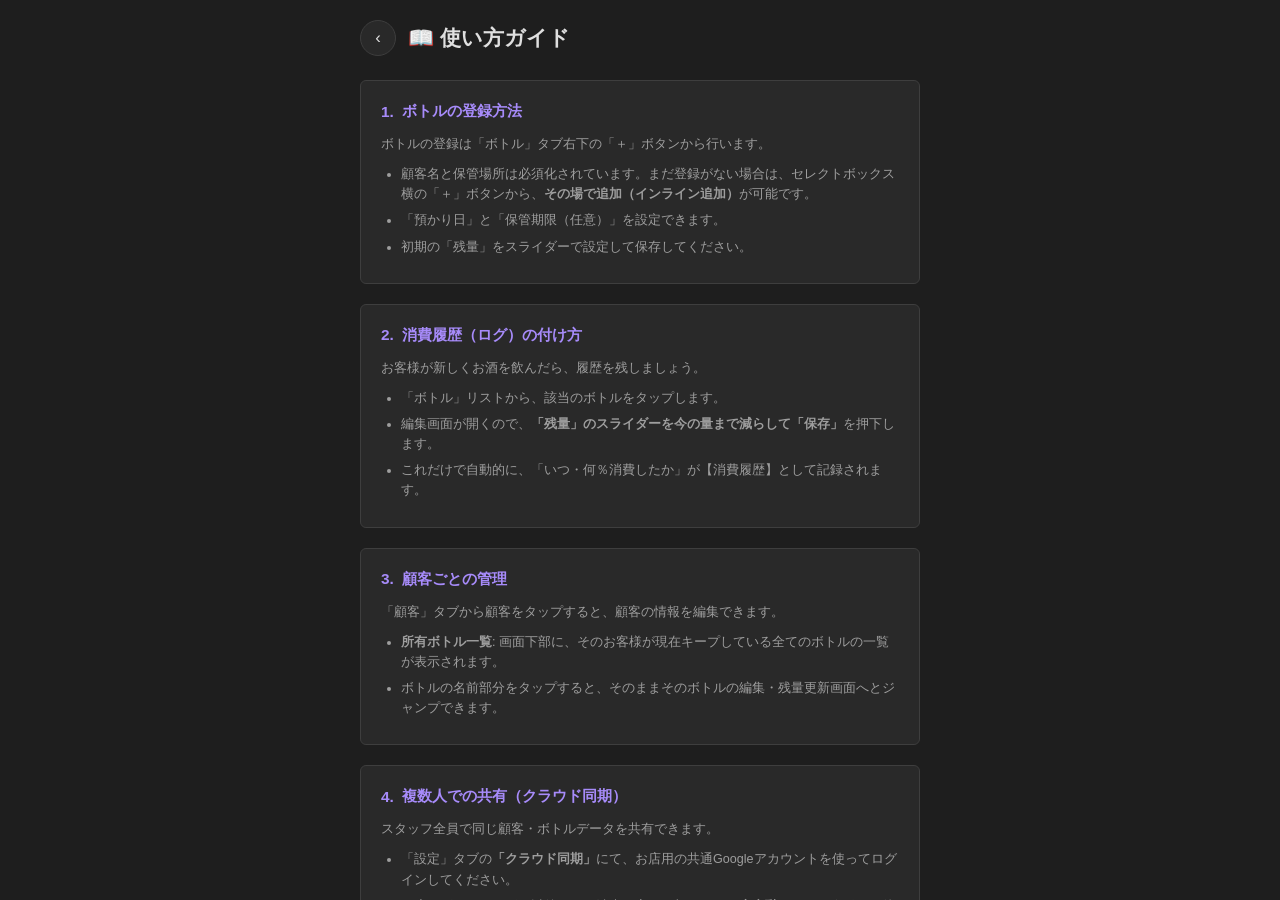
<file: guide.html>
<!DOCTYPE html>
<html lang="ja">

<head>
    <meta charset="UTF-8">
    <meta name="viewport" content="width=device-width, initial-scale=1.0, viewport-fit=cover, user-scalable=no">
    <title>使い方ガイド - ボトルキープ</title>
    <link rel="stylesheet" href="style.css?v=4">
    <style>
        .guide-container {
            padding: 20px;
            padding-top: max(20px, env(safe-area-inset-top));
            padding-bottom: max(40px, env(safe-area-inset-bottom));
            max-width: 600px;
            margin: 0 auto;
        }

        .guide-header {
            display: flex;
            align-items: center;
            margin-bottom: 24px;
            gap: 12px;
        }

        .back-btn {
            background: var(--bg-1);
            border: 1px solid var(--border-light);
            color: var(--c-text);
            width: 36px;
            height: 36px;
            border-radius: 50%;
            display: flex;
            align-items: center;
            justify-content: center;
            cursor: pointer;
            text-decoration: none;
            font-size: 1.2rem;
        }

        .guide-title {
            font-size: 1.5rem;
            font-weight: 700;
        }

        .step-block {
            background: var(--bg-1);
            border: 1px solid var(--border-light);
            border-radius: var(--r-md);
            padding: 20px;
            margin-bottom: 20px;
        }

        .step-title {
            font-size: 1.1rem;
            font-weight: 600;
            color: var(--c-purple-l);
            margin-bottom: 12px;
            display: flex;
            align-items: center;
            gap: 8px;
        }

        .step-text {
            font-size: 0.9rem;
            color: var(--c-sub);
            line-height: 1.6;
        }

        .step-text ul {
            margin-top: 10px;
            padding-left: 20px;
        }

        .step-text li {
            margin-bottom: 6px;
        }
    </style>
</head>

<body>
    <div class="app">
        <div class="page-container" style="overflow-y: auto;">
            <div class="guide-container">
                <div class="guide-header">
                    <a href="index.html" class="back-btn">‹</a>
                    <div class="guide-title">📖 使い方ガイド</div>
                </div>

                <div class="step-block">
                    <div class="step-title"><span>1.</span> ボトルの登録方法</div>
                    <div class="step-text">
                        ボトルの登録は「ボトル」タブ右下の「＋」ボタンから行います。
                        <ul>
                            <li>顧客名と保管場所は必須化されています。まだ登録がない場合は、セレクトボックス横の「＋」ボタンから、<b>その場で追加（インライン追加）</b>が可能です。</li>
                            <li>「預かり日」と「保管期限（任意）」を設定できます。</li>
                            <li>初期の「残量」をスライダーで設定して保存してください。</li>
                        </ul>
                    </div>
                </div>

                <div class="step-block">
                    <div class="step-title"><span>2.</span> 消費履歴（ログ）の付け方</div>
                    <div class="step-text">
                        お客様が新しくお酒を飲んだら、履歴を残しましょう。
                        <ul>
                            <li>「ボトル」リストから、該当のボトルをタップします。</li>
                            <li>編集画面が開くので、<b>「残量」のスライダーを今の量まで減らして「保存」</b>を押下します。</li>
                            <li>これだけで自動的に、「いつ・何％消費したか」が【消費履歴】として記録されます。</li>
                        </ul>
                    </div>
                </div>

                <div class="step-block">
                    <div class="step-title"><span>3.</span> 顧客ごとの管理</div>
                    <div class="step-text">
                        「顧客」タブから顧客をタップすると、顧客の情報を編集できます。
                        <ul>
                            <li><b>所有ボトル一覧</b>: 画面下部に、そのお客様が現在キープしている全てのボトルの一覧が表示されます。</li>
                            <li>ボトルの名前部分をタップすると、そのままそのボトルの編集・残量更新画面へとジャンプできます。</li>
                        </ul>
                    </div>
                </div>

                <div class="step-block">
                    <div class="step-title"><span>4.</span> 複数人での共有（クラウド同期）</div>
                    <div class="step-text">
                        スタッフ全員で同じ顧客・ボトルデータを共有できます。
                        <ul>
                            <li>「設定」タブの<b>「クラウド同期」</b>にて、お店用の共通Googleアカウントを使ってログインしてください。</li>
                            <li>一度ログインすれば、以後はどの端末で変更を加えても、<b>全自動・リアルタイム</b>で他のスタッフの端末にもデータが反映されます。リロードの必要はありません。</li>
                            <li>ネットが繋がらない場所でも一時的に保存され、ネット復帰時に自動で同期されます。</li>
                        </ul>
                    </div>
                </div>

            </div>
        </div>
    </div>
</body>

</html>
</file>
<file: style.css>
/* ===== Design Tokens (Final Cut Pro Style) ===== */
:root {
    --bg-0: #1e1e1e;
    --bg-1: #292929;
    --bg-2: #383838;
    --bg-card: #2d2d2d;
    --bg-glass: rgba(255, 255, 255, 0.05);
    --bg-input: #151515;
    --bg-modal: rgba(0, 0, 0, 0.7);

    --c-text: #dfdfdf;
    --c-sub: #9e9e9e;
    --c-muted: #666666;

    --c-purple: #8b63f6;
    --c-purple-l: #a78bfa;
    --c-pink: #ef4444;
    --c-blue: #007aff;
    --c-orange: #f59e0b;
    --c-green: #10b981;
    --c-red: #ef4444;

    --g-purple: #8b63f6;
    --g-pink: #ef4444;
    --g-blue: #007aff;
    --g-orange: #f59e0b;

    --border: #111111;
    --border-light: #3e3e3e;
    --border-focus: #007aff;

    --r-sm: 4px;
    --r-md: 6px;
    --r-lg: 8px;

    --shadow: 0 4px 12px rgba(0, 0, 0, 0.5);
    --glow: none;

    --tab-h: 52px;
    --safe-b: env(safe-area-inset-bottom, 0px);

    --font: -apple-system, BlinkMacSystemFont, "SF Pro Text", "Helvetica Neue", sans-serif;
    --ease: cubic-bezier(0.25, 0.1, 0.25, 1);
}

/* ===== Reset ===== */
*,
*::before,
*::after {
    margin: 0;
    padding: 0;
    box-sizing: border-box;
}

html {
    font-size: 14px;
    -webkit-text-size-adjust: 100%;
}

body {
    font-family: var(--font);
    background: var(--bg-0);
    color: var(--c-text);
    min-height: 100vh;
    min-height: 100dvh;
    overflow: hidden;
    -webkit-tap-highlight-color: transparent;
    -webkit-font-smoothing: antialiased;
}

body::before {
    content: '';
    position: fixed;
    inset: 0;
    background: var(--bg-0);
    z-index: 0;
}

/* ===== Scrollbar ===== */
::-webkit-scrollbar {
    width: 4px;
}

::-webkit-scrollbar-track {
    background: transparent;
}

::-webkit-scrollbar-thumb {
    background: rgba(124, 92, 252, 0.25);
    border-radius: 2px;
}

/* ===== App Shell ===== */
.app {
    position: relative;
    width: 100%;
    height: 100vh;
    height: 100dvh;
    display: flex;
    flex-direction: column;
    z-index: 1;
}

/* ===== Tab Bar (Bottom Navigation) ===== */
.tab-bar {
    position: fixed;
    bottom: 0;
    left: 0;
    right: 0;
    height: calc(var(--tab-h) + var(--safe-b));
    padding-bottom: var(--safe-b);
    background: #222222;
    border-top: 1px solid var(--border);
    display: flex;
    z-index: 100;
}

.tab {
    flex: 1;
    display: flex;
    flex-direction: column;
    align-items: center;
    justify-content: center;
    gap: 3px;
    background: none;
    border: none;
    color: var(--c-muted);
    font-size: 0.68rem;
    font-family: var(--font);
    cursor: pointer;
    transition: color 0.2s var(--ease);
    padding: 6px 0;
    position: relative;
    -webkit-tap-highlight-color: transparent;
}

.tab-icon {
    font-size: 1.3rem;
    transition: transform 0.2s var(--ease);
}

.tab-label {
    font-weight: 500;
    letter-spacing: 0.3px;
}

.tab.active {
    color: var(--c-purple);
}

.tab.active .tab-icon {
    transform: scale(1.1);
}

/* ===== Page Container ===== */
.page-container {
    flex: 1;
    overflow: hidden;
    position: relative;
}

.page {
    display: none;
    position: absolute;
    inset: 0;
    overflow-y: auto;
    overflow-x: hidden;
    -webkit-overflow-scrolling: touch;
    padding: 0 16px calc(var(--tab-h) + var(--safe-b) + 16px) 16px;
}

.page.active {
    display: block;
    animation: pageIn 0.25s var(--ease);
}

@keyframes pageIn {
    from {
        opacity: 0;
        transform: translateY(8px);
    }

    to {
        opacity: 1;
        transform: translateY(0);
    }
}

/* ===== Page Top ===== */
.page-top {
    position: sticky;
    top: 0;
    z-index: 10;
    padding: 16px 0 12px;
    background: var(--bg-0);
    border-bottom: 1px solid var(--border);
    margin-bottom: 16px;
    display: flex;
    align-items: center;
    justify-content: space-between;
}

.page-top h1 {
    font-size: 2.1rem;
    font-weight: 700;
    letter-spacing: 0.5px;
    margin: 4px 0 4px 0;
}

.date-display {
    font-size: 0.78rem;
    color: var(--c-sub);
    white-space: nowrap;
}

/* ===== Stats Row ===== */
.stats-row {
    display: grid;
    grid-template-columns: repeat(4, 1fr);
    gap: 10px;
    margin-bottom: 20px;
}

.stat {
    display: flex;
    flex-direction: column;
    align-items: center;
    padding: 14px 8px;
    background: var(--bg-1);
    border-radius: var(--r-md);
    position: relative;
    overflow: hidden;
}

.stat::before {
    content: '';
    position: absolute;
    top: 0;
    left: 0;
    right: 0;
    height: 2px;
}

.stat-purple::before {
    background: var(--g-purple);
}

.stat-pink::before {
    background: var(--g-pink);
}

.stat-blue::before {
    background: var(--g-blue);
}

.stat-orange::before {
    background: var(--g-orange);
}

.stat-num {
    font-size: 1.6rem;
    font-weight: 700;
    line-height: 1;
}

.stat-purple .stat-num {
    color: var(--c-purple-l);
}

.stat-pink .stat-num {
    color: var(--c-pink);
}

.stat-blue .stat-num {
    color: var(--c-blue);
}

.stat-orange .stat-num {
    color: var(--c-orange);
}

.stat-lbl {
    font-size: 0.7rem;
    color: var(--c-sub);
    margin-top: 4px;
}

/* ===== Section Card ===== */
.section-card {
    background: var(--bg-1);
    border: 1px solid var(--border-light);
    border-radius: var(--r-md);
    padding: 16px;
    margin-bottom: 24px;
}

.section-title {
    font-size: 0.95rem;
    font-weight: 600;
    margin-bottom: 12px;
}

.section-desc {
    font-size: 0.82rem;
    color: var(--c-sub);
    line-height: 1.6;
    margin-bottom: 14px;
}

/* ===== Search Bar ===== */
.search-bar {
    margin-bottom: 12px;
}

.search-bar input {
    width: 100%;
    padding: 10px 14px;
    background: var(--bg-input);
    border: 1px solid var(--border-light);
    border-radius: var(--r-sm);
    color: var(--c-text);
    font-size: 0.85rem;
    font-family: var(--font);
    outline: none;
    transition: border-color 0.2s, box-shadow 0.2s;
}

.search-bar input:focus {
    border-color: var(--border-focus);
    box-shadow: var(--glow);
}

.search-bar input::placeholder {
    color: var(--c-muted);
}

/* ===== List Controls ===== */
.list-controls {
    display: flex;
    gap: 8px;
    margin-bottom: 14px;
    overflow-x: auto;
    -webkit-overflow-scrolling: touch;
    scrollbar-width: none;
}

.list-controls::-webkit-scrollbar {
    display: none;
}

.list-controls select {
    padding: 8px 28px 8px 12px;
    background: var(--bg-input);
    border: 1px solid var(--border-light);
    border-radius: var(--r-sm);
    color: var(--c-text);
    font-size: 0.82rem;
    font-family: var(--font);
    outline: none;
    appearance: none;
    -webkit-appearance: none;
    background-image: url("data:image/svg+xml,%3Csvg xmlns='http://www.w3.org/2000/svg' width='10' height='10' viewBox='0 0 10 10'%3E%3Cpath fill='%238888aa' d='M5 7L1 3h8z'/%3E%3C/svg%3E");
    background-repeat: no-repeat;
    background-position: right 10px center;
    white-space: nowrap;
    cursor: pointer;
}

.list-controls select option {
    background: var(--bg-2);
    color: var(--c-text);
}

/* ===== Item List (iOS Grouped Style) ===== */
.item-list {
    display: flex;
    flex-direction: column;
    background: var(--bg-1);
    border: 1px solid var(--border-light);
    border-radius: var(--r-md);
    overflow: hidden;
    margin-bottom: 16px;
}

.item-list.grid {
    display: grid;
    grid-template-columns: 1fr;
    gap: 12px;
    background: transparent;
    padding: 0;
}

.empty {
    text-align: center;
    color: var(--c-muted);
    padding: 30px 10px;
    font-size: 0.9rem;
}

/* ===== List Item ===== */
.list-item {
    display: flex;
    align-items: center;
    gap: 12px;
    padding: 14px 16px;
    background: transparent;
    border: none;
    border-bottom: 1px solid var(--border);
    transition: background 0.1s;
    cursor: pointer;
    -webkit-tap-highlight-color: transparent;
}

.list-item:last-child {
    border-bottom: none;
}

.list-item:active {
    background: var(--bg-glass);
}

.item-icon {
    font-size: 1.5rem;
    width: 42px;
    height: 42px;
    display: flex;
    align-items: center;
    justify-content: center;
    background: var(--bg-glass);
    border-radius: var(--r-sm);
    flex-shrink: 0;
}

.item-body {
    flex: 1;
    min-width: 0;
}

.item-name {
    font-size: 0.92rem;
    font-weight: 600;
    display: flex;
    align-items: center;
    gap: 6px;
    flex-wrap: wrap;
}

.item-meta {
    font-size: 0.75rem;
    color: var(--c-sub);
    margin-top: 3px;
    display: flex;
    flex-wrap: wrap;
    gap: 4px 10px;
}

.item-actions {
    display: flex;
    gap: 6px;
    flex-shrink: 0;
}

/* ===== Dashboard Item ===== */
.dash-row {
    display: flex;
    align-items: center;
    gap: 10px;
    padding: 10px 0;
    border-bottom: 1px solid var(--border);
}

.dash-row:last-child {
    border-bottom: none;
}

.dash-icon {
    font-size: 1.2rem;
    width: 34px;
    height: 34px;
    display: flex;
    align-items: center;
    justify-content: center;
    background: var(--bg-glass);
    border-radius: 8px;
    flex-shrink: 0;
}

.dash-info {
    flex: 1;
    min-width: 0;
}

.dash-name {
    font-size: 0.85rem;
    font-weight: 600;
    white-space: nowrap;
    overflow: hidden;
    text-overflow: ellipsis;
}

.dash-sub {
    font-size: 0.72rem;
    color: var(--c-sub);
}

.dash-badge {
    flex-shrink: 0;
}

/* ===== Badges ===== */
.badge {
    display: inline-block;
    padding: 2px 6px;
    border-radius: var(--r-sm);
    font-size: 0.65rem;
    font-weight: 500;
    letter-spacing: 0.2px;
}

.badge-keeping {
    background: rgba(92, 204, 252, 0.12);
    color: var(--c-blue);
    border: 1px solid rgba(92, 204, 252, 0.25);
}

.badge-finished {
    background: rgba(136, 136, 170, 0.12);
    color: var(--c-sub);
    border: 1px solid rgba(136, 136, 170, 0.25);
}

.badge-expired {
    background: rgba(252, 92, 140, 0.12);
    color: var(--c-pink);
    border: 1px solid rgba(252, 92, 140, 0.25);
}

.cat-tag {
    display: inline-block;
    padding: 1px 6px;
    border-radius: 4px;
    font-size: 0.65rem;
    font-weight: 500;
    background: rgba(124, 92, 252, 0.1);
    color: var(--c-purple-l);
    border: 1px solid rgba(124, 92, 252, 0.18);
}

/* ===== Remaining ===== */
.remain-bar {
    width: 60px;
    height: 5px;
    background: rgba(255, 255, 255, 0.06);
    border-radius: 3px;
    overflow: hidden;
    display: inline-block;
    vertical-align: middle;
    margin-left: 4px;
}

.remain-fill {
    height: 100%;
    border-radius: 3px;
}

.remain-hi {
    background: var(--g-blue);
}

.remain-md {
    background: var(--g-orange);
}

.remain-lo {
    background: var(--g-pink);
}

/* ===== Location Card ===== */
.loc-card {
    padding: 16px;
    background: var(--bg-1);
    border-radius: var(--r-md);
    transition: background 0.15s, transform 0.15s;
    cursor: pointer;
}

.loc-card:active {
    transform: scale(0.98);
    background: var(--bg-glass);
}

.loc-name {
    font-size: 1rem;
    font-weight: 600;
    margin-bottom: 4px;
}

.loc-area {
    font-size: 0.78rem;
    color: var(--c-sub);
    margin-bottom: 10px;
}

.usage-bar {
    width: 100%;
    height: 6px;
    background: rgba(255, 255, 255, 0.06);
    border-radius: 3px;
    overflow: hidden;
    margin-bottom: 4px;
}

.usage-fill {
    height: 100%;
    border-radius: 3px;
    background: var(--g-purple);
    transition: width 0.3s;
}

.usage-fill.full {
    background: var(--g-pink);
}

.usage-text {
    font-size: 0.72rem;
    color: var(--c-sub);
    text-align: right;
}

.loc-actions {
    display: flex;
    gap: 6px;
    margin-top: 10px;
}

/* ===== FAB (Floating Action Button) ===== */
.fab {
    position: fixed;
    right: 20px;
    bottom: calc(var(--tab-h) + var(--safe-b) + 20px);
    width: 56px;
    height: 56px;
    border-radius: 50%;
    background: var(--c-purple);
    color: white;
    font-size: 1.8rem;
    font-weight: 300;
    cursor: pointer;
    z-index: 50;
    display: none;
    align-items: center;
    justify-content: center;
    box-shadow: 0 4px 15px rgba(10, 132, 255, 0.4);
    transition: transform 0.2s var(--ease), box-shadow 0.2s;
    -webkit-tap-highlight-color: transparent;
}

.fab:active {
    transform: scale(0.9);
}

.page.active .fab {
    display: flex;
}

/* ===== Buttons ===== */
.btn {
    display: inline-flex;
    align-items: center;
    justify-content: center;
    gap: 8px;
    padding: 12px 20px;
    border: none;
    border-radius: var(--r-sm);
    font-size: 0.9rem;
    font-weight: 600;
    font-family: var(--font);
    cursor: pointer;
    transition: transform 0.15s, box-shadow 0.15s;
    -webkit-tap-highlight-color: transparent;
}

.btn:active {
    transform: scale(0.97);
}

.btn-primary {
    background: var(--g-purple);
    color: white;
    box-shadow: none;
}

.btn-secondary {
    background: var(--bg-0);
    color: var(--c-sub);
    border: 1px solid var(--border-light);
}

.btn-danger {
    background: var(--g-pink);
    color: white;
    box-shadow: none;
}

.btn:disabled,
button:disabled {
    opacity: 0.4;
    cursor: not-allowed;
    filter: grayscale(100%);
    pointer-events: none;
}

.btn-block {
    width: 100%;
}

.btn-sm {
    width: 32px;
    height: 32px;
    padding: 0;
    border-radius: var(--r-sm);
    background: var(--bg-2);
    border: 1px solid var(--border-light);
    color: var(--c-text);
    font-size: 0.9rem;
}

.btn-sm:active {
    background: rgba(124, 92, 252, 0.12);
    color: var(--c-purple-l);
}

.btn-sm.danger:active {
    background: rgba(252, 92, 92, 0.12);
    color: var(--c-pink);
}

/* ===== Modal ===== */
.modal-overlay {
    display: none;
    position: fixed;
    inset: 0;
    background: rgba(0, 0, 0, 0.5);
    backdrop-filter: blur(15px) saturate(150%);
    -webkit-backdrop-filter: blur(15px) saturate(150%);
    z-index: 200;
    align-items: flex-end;
    justify-content: center;
}

.modal-overlay.active {
    display: flex;
    animation: fadeIn 0.15s;
}

@keyframes fadeIn {
    from {
        opacity: 0;
    }

    to {
        opacity: 1;
    }
}

.modal {
    background: var(--bg-1);
    border: none;
    border-radius: var(--r-lg) var(--r-lg) 0 0;
    width: 100%;
    max-width: 500px;
    max-height: 90vh;
    max-height: 90dvh;
    overflow-y: auto;
    -webkit-overflow-scrolling: touch;
    animation: slideUp 0.3s var(--ease);
    padding-bottom: var(--safe-b);
}

.modal-sm {
    max-width: 360px;
}

@keyframes slideUp {
    from {
        transform: translateY(100%);
    }

    to {
        transform: translateY(0);
    }
}

.modal-header {
    display: flex;
    align-items: center;
    justify-content: space-between;
    padding: 14px 20px;
    border-bottom: 1px solid var(--border);
    position: sticky;
    top: 0;
    background: var(--bg-1);
    z-index: 1;
}

.modal-header h2 {
    font-size: 1.1rem;
    font-weight: 600;
}

.modal-close {
    background: none;
    border: none;
    color: var(--c-sub);
    font-size: 1.2rem;
    cursor: pointer;
    padding: 6px;
    border-radius: 8px;
    line-height: 1;
}

.modal-close:active {
    background: var(--bg-glass);
}

.modal-body {
    padding: 20px;
}

.modal-actions {
    display: flex;
    gap: 10px;
    margin-top: 20px;
}

.modal-actions .btn {
    flex: 1;
}

/* ===== Form Fields ===== */
.field {
    margin-bottom: 16px;
}

.field:last-of-type {
    margin-bottom: 0;
}

.field label {
    display: block;
    font-size: 0.82rem;
    font-weight: 500;
    color: var(--c-sub);
    margin-bottom: 6px;
}

.req {
    color: var(--c-pink);
}

.field input,
.field select,
.field textarea {
    width: 100%;
    padding: 12px 14px;
    background: var(--bg-input);
    border: 1px solid var(--border-light);
    border-radius: var(--r-sm);
    color: var(--c-text);
    font-size: 14px;
    font-family: var(--font);
    outline: none;
    transition: border-color 0.2s;
}

.field input:focus,
.field select:focus,
.field textarea:focus {
    border-color: var(--border-focus);
}

.field textarea {
    resize: vertical;
}

.field select {
    appearance: none;
    -webkit-appearance: none;
    background-image: url("data:image/svg+xml,%3Csvg xmlns='http://www.w3.org/2000/svg' width='10' height='10' viewBox='0 0 10 10'%3E%3Cpath fill='%238888aa' d='M5 7L1 3h8z'/%3E%3C/svg%3E");
    background-repeat: no-repeat;
    background-position: right 12px center;
    padding-right: 30px;
    cursor: pointer;
}

.field select option {
    background: var(--bg-1);
    color: var(--c-text);
}

.field-with-add {
    display: flex;
    gap: 8px;
    align-items: center;
}

.field-with-add select {
    flex: 1;
}

.btn-add-inline {
    width: 48px;
    height: 48px;
    flex-shrink: 0;
    border-radius: var(--r-md);
    background: var(--c-purple);
    border: none;
    color: white;
    font-size: 1.4rem;
    cursor: pointer;
    display: flex;
    align-items: center;
    justify-content: center;
    transition: transform 0.15s, opacity 0.15s;
    -webkit-tap-highlight-color: transparent;
}

.btn-add-inline:active {
    transform: scale(0.9);
}

.btn-add-inline.pulse {
    animation: pulseGlow 1.5s ease-in-out infinite;
}

@keyframes pulseGlow {

    0%,
    100% {
        box-shadow: 0 2px 10px rgba(124, 92, 252, 0.3);
    }

    50% {
        box-shadow: 0 2px 20px rgba(124, 92, 252, 0.7), 0 0 30px rgba(124, 92, 252, 0.3);
        transform: scale(1.08);
    }
}

/* Inline form (inside bottle modal) */
.inline-form {
    margin-top: 8px;
    padding: 12px;
    background: rgba(124, 92, 252, 0.06);
    border: 1px solid rgba(124, 92, 252, 0.2);
    border-radius: var(--r-sm);
    display: flex;
    flex-direction: column;
    gap: 8px;
    animation: slideDown 0.2s ease;
}

@keyframes slideDown {
    from {
        opacity: 0;
        transform: translateY(-5px);
    }

    to {
        opacity: 1;
        transform: translateY(0);
    }
}

.inline-form input {
    width: 100%;
    padding: 10px 12px;
    background: var(--bg-input);
    border: 1px solid var(--border);
    border-radius: var(--r-sm);
    color: var(--c-text);
    font-size: 16px;
    font-family: var(--font);
    outline: none;
}

.inline-form input:focus {
    border-color: var(--border-focus);
    box-shadow: var(--glow);
}

.inline-form input::placeholder {
    color: var(--c-muted);
}

.inline-form-actions {
    display: flex;
    gap: 8px;
}

.btn-inline-cancel,
.btn-inline-save {
    flex: 1;
    padding: 9px;
    border-radius: var(--r-sm);
    font-size: 0.85rem;
    font-weight: 600;
    font-family: var(--font);
    cursor: pointer;
    border: none;
    -webkit-tap-highlight-color: transparent;
}

.btn-inline-cancel {
    background: var(--bg-input);
    color: var(--c-sub);
    border: 1px solid var(--border);
}

.btn-inline-save {
    background: var(--g-purple);
    color: white;
}

.btn-inline-save:active {
    transform: scale(0.97);
}

.field-row {
    display: flex;
    gap: 12px;
}

.field-row .field {
    flex: 1;
}

/* Range */
.range-input {
    -webkit-appearance: none;
    appearance: none;
    width: 100%;
    height: 6px;
    background: rgba(255, 255, 255, 0.08);
    border-radius: 3px;
    outline: none;
    border: none !important;
    padding: 0 !important;
    box-shadow: none !important;
}

.range-input::-webkit-slider-thumb {
    -webkit-appearance: none;
    width: 22px;
    height: 22px;
    background: var(--g-purple);
    border-radius: 50%;
    cursor: pointer;
    box-shadow: 0 2px 8px rgba(124, 92, 252, 0.4);
}

.remaining-val {
    font-weight: 600;
    color: var(--c-purple-l);
    margin-left: 6px;
}

/* ===== Confirm ===== */
.confirm-msg {
    font-size: 0.95rem;
    line-height: 1.6;
    color: var(--c-text);
    margin-bottom: 8px;
}

/* ===== Settings ===== */
.settings-actions {
    display: flex;
    flex-direction: column;
    gap: 10px;
}

.hint {
    font-size: 0.75rem;
    color: var(--c-muted);
    line-height: 1.5;
}

.about-info {
    display: flex;
    flex-direction: column;
    gap: 0;
}

.about-row {
    display: flex;
    justify-content: space-between;
    padding: 10px 0;
    border-bottom: 1px solid var(--border);
    font-size: 0.85rem;
}

.about-row:last-child {
    border-bottom: none;
}

.about-row span:first-child {
    color: var(--c-sub);
}

.about-row span:last-child {
    color: var(--c-text);
    font-weight: 500;
}

/* ===== Cloud Sync UI ===== */
.cloud-user {
    display: flex;
    align-items: center;
    justify-content: space-between;
    padding: 12px;
    background: var(--bg-glass);
    border-radius: var(--r-sm);
}

.cloud-user-info {
    display: flex;
    align-items: center;
    gap: 10px;
}

.cloud-avatar {
    width: 36px;
    height: 36px;
    border-radius: 50%;
    border: 2px solid rgba(124, 92, 252, 0.3);
}

.cloud-name {
    font-size: 0.9rem;
    font-weight: 600;
}

.cloud-email {
    font-size: 0.72rem;
    color: var(--c-sub);
}

.cloud-status {
    font-size: 0.75rem;
    padding: 4px 10px;
    border-radius: 20px;
}

.cloud-status.synced {
    background: rgba(92, 252, 140, 0.1);
    color: var(--c-green);
}

.btn-google {
    background: white;
    color: #333;
    border: 1px solid #ddd;
    display: flex;
    align-items: center;
    justify-content: center;
    font-weight: 600;
}

.btn-google:active {
    background: #f5f5f5;
}

.danger-zone {
    border-color: rgba(252, 92, 92, 0.2);
}

/* ===== Toast ===== */
.toast-wrap {
    position: fixed;
    top: 16px;
    left: 16px;
    right: 16px;
    z-index: 300;
    display: flex;
    flex-direction: column;
    gap: 8px;
    pointer-events: none;
}

.toast {
    padding: 14px 18px;
    border-radius: var(--r-sm);
    font-size: 0.85rem;
    font-weight: 500;
    box-shadow: var(--shadow);
    animation: toastIn 0.25s var(--ease), toastOut 0.3s var(--ease) 2.5s forwards;
    pointer-events: auto;
}

.toast-success {
    background: rgba(92, 252, 140, 0.15);
    border: 1px solid rgba(92, 252, 140, 0.25);
    color: var(--c-green);
}

.toast-error {
    background: rgba(252, 92, 92, 0.15);
    border: 1px solid rgba(252, 92, 92, 0.25);
    color: var(--c-red);
}

.toast-info {
    background: rgba(92, 204, 252, 0.15);
    border: 1px solid rgba(92, 204, 252, 0.25);
    color: var(--c-blue);
}

@keyframes toastIn {
    from {
        opacity: 0;
        transform: translateY(-20px);
    }

    to {
        opacity: 1;
        transform: translateY(0);
    }
}

@keyframes toastOut {
    from {
        opacity: 1;
    }

    to {
        opacity: 0;
        transform: translateY(-10px);
    }
}

/* ===== Install Banner ===== */
.install-banner {
    background: var(--bg-card);
    border: 1px solid rgba(124, 92, 252, 0.2);
    border-radius: var(--r-md);
    padding: 14px 16px;
    margin-bottom: 16px;
    display: flex;
    align-items: center;
    gap: 12px;
}

.install-banner-text {
    flex: 1;
    font-size: 0.82rem;
    color: var(--c-sub);
    line-height: 1.4;
}

.install-banner-text strong {
    color: var(--c-text);
    display: block;
    margin-bottom: 2px;
}

/* ===== Responsive: Tablet+ ===== */
@media (min-width: 768px) {
    .page {
        padding: 0 32px calc(var(--tab-h) + var(--safe-b) + 32px) 32px;
    }

    .stats-row {
        gap: 16px;
    }

    .item-list.grid {
        grid-template-columns: repeat(2, 1fr);
    }

    .modal {
        border-radius: var(--r-lg);
        margin-bottom: 80px;
        max-height: 80vh;
    }
}
</file>
